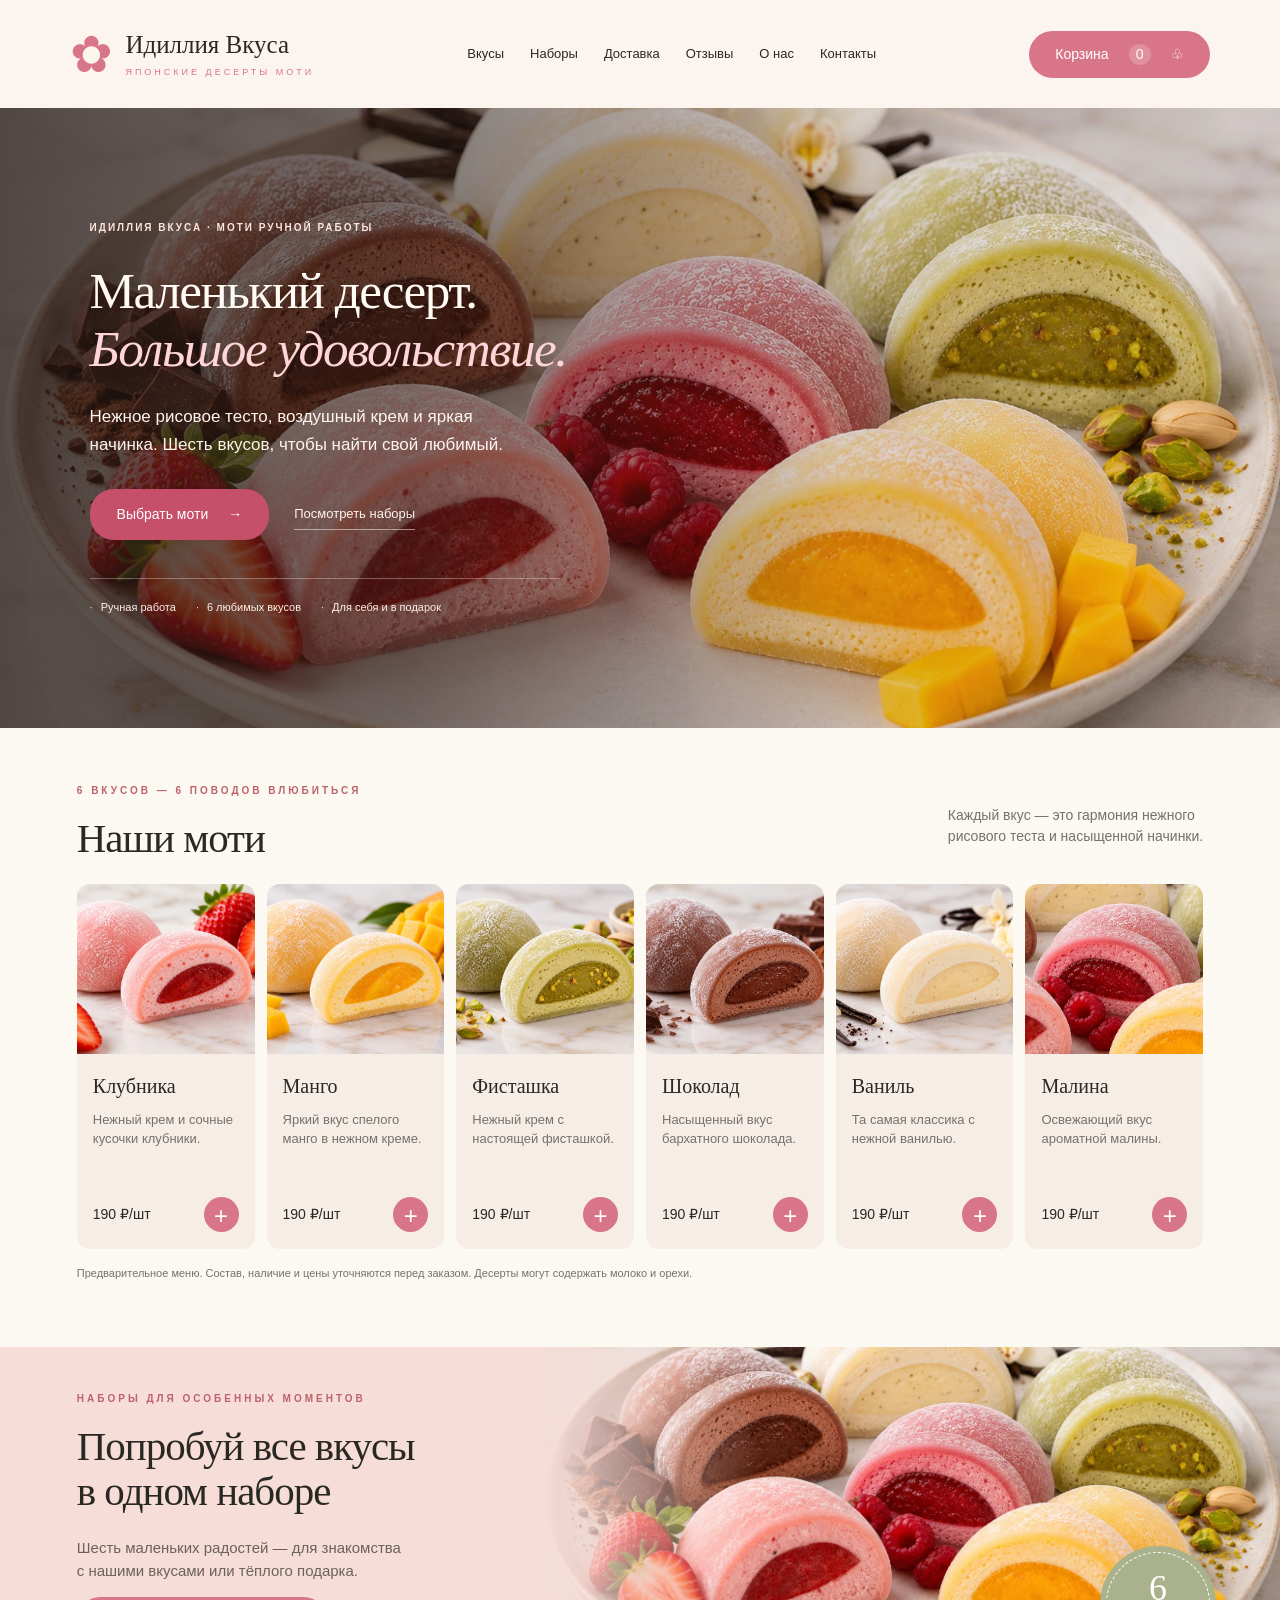
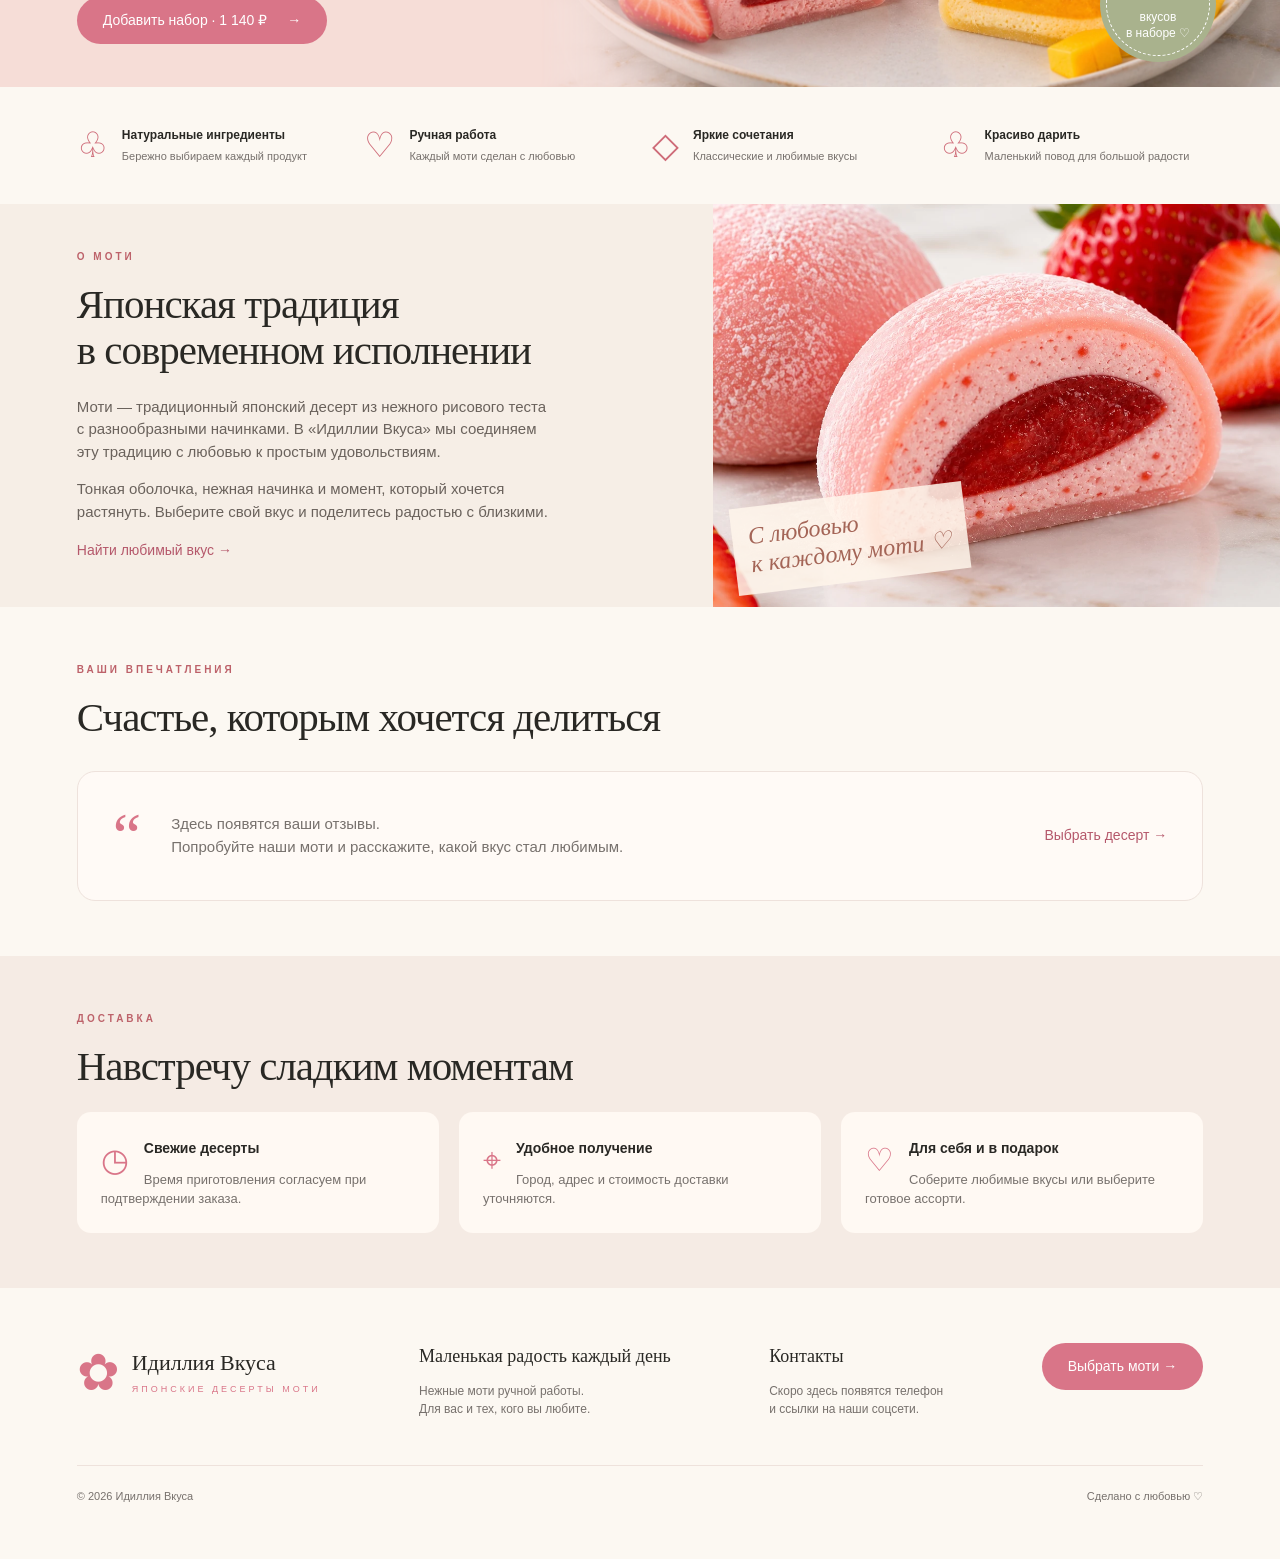
<file: index.html>
<!doctype html>
<html lang="ru"><head><meta charset="utf-8"><meta name="viewport" content="width=device-width,initial-scale=1"><meta name="description" content="Идиллия Вкуса — нежные японские десерты моти ручной работы. Выберите свой любимый вкус."><title>Идиллия Вкуса — японские десерты моти</title><link rel="stylesheet" href="style.css"><script src="app.js" defer></script></head>
<body><header class="header"><a class="brand" href="#" aria-label="Идиллия Вкуса — главная"><span class="flower">✿</span><span>Идиллия Вкуса<small>ЯПОНСКИЕ ДЕСЕРТЫ МОТИ</small></span></a><nav aria-label="Основная навигация"><a href="#flavors">Вкусы</a><a href="#sets">Наборы</a><a href="#delivery">Доставка</a><a href="#reviews">Отзывы</a><a href="#about">О нас</a><a href="#contacts">Контакты</a></nav><button class="button cart-open">Корзина <span id="count">0</span> ♧</button></header>
<main><section class="hero">
<div class="hero-inner">
<p class="eyebrow">ИДИЛЛИЯ ВКУСА · МОТИ РУЧНОЙ РАБОТЫ</p>
<h1>Маленький десерт.<br><em>Большое удовольствие.</em></h1>
<p class="intro">Нежное рисовое тесто, воздушный крем и яркая начинка. Шесть вкусов, чтобы найти свой любимый.</p>
<div class="hero-actions"><a class="button" href="#flavors">Выбрать моти <span aria-hidden="true">→</span></a><a class="text-link" href="#sets">Посмотреть наборы</a></div>
<div class="hero-details"><span>Ручная работа</span><span>6 любимых вкусов</span><span>Для себя и в подарок</span></div>
</div>
<figure class="hero-visual"><img src="assets/assorted.webp" alt="Ассорти моти: клубника, манго, фисташка, шоколад, ваниль и малина" width="1536" height="1024" fetchpriority="high"></figure>
</section>
<section class="section" id="flavors"><div class="section-head"><div><p class="eyebrow">6 ВКУСОВ — 6 ПОВОДОВ ВЛЮБИТЬСЯ</p><h2>Наши моти</h2></div><p>Каждый вкус — это гармония нежного<br>рисового теста и насыщенной начинки.</p></div><div class="products" id="products"></div><p class="note">Предварительное меню. Состав, наличие и цены уточняются перед заказом. Десерты могут содержать молоко и орехи.</p></section>
<section class="set-banner" id="sets"><div><p class="eyebrow">НАБОРЫ ДЛЯ ОСОБЕННЫХ МОМЕНТОВ</p><h2>Попробуй все вкусы<br>в одном наборе</h2><p>Шесть маленьких радостей — для знакомства<br>с нашими вкусами или тёплого подарка.</p><button class="button" data-add="6">Добавить набор · 1 140 ₽ <span>→</span></button></div><div class="set-photo" role="img" aria-label="Ассорти из шести вкусов моти"></div><span class="seal">6<small>вкусов<br>в наборе ♡</small></span></section>
<section class="benefits section"><div><b>♧</b><p><strong>Натуральные ингредиенты</strong><small>Бережно выбираем каждый продукт</small></p></div><div><b>♡</b><p><strong>Ручная работа</strong><small>Каждый моти сделан с любовью</small></p></div><div><b>◇</b><p><strong>Яркие сочетания</strong><small>Классические и любимые вкусы</small></p></div><div><b>♧</b><p><strong>Красиво дарить</strong><small>Маленький повод для большой радости</small></p></div></section>
<section class="about section" id="about"><div><p class="eyebrow">О МОТИ</p><h2>Японская традиция<br>в современном исполнении</h2><p>Моти — традиционный японский десерт из нежного рисового теста с разнообразными начинками. В «Идиллии Вкуса» мы соединяем эту традицию с любовью к простым удовольствиям.</p><p>Тонкая оболочка, нежная начинка и момент, который хочется растянуть. Выберите свой вкус и поделитесь радостью с близкими.</p><a class="text-link" href="#flavors">Найти любимый вкус →</a></div><div class="about-art"><span>С любовью<br>к каждому моти ♡</span></div></section>
<section class="section reviews" id="reviews"><p class="eyebrow">ВАШИ ВПЕЧАТЛЕНИЯ</p><h2>Счастье, которым хочется делиться</h2><div class="review-placeholder"><span>“</span><p>Здесь появятся ваши отзывы.<br>Попробуйте наши моти и расскажите, какой вкус стал любимым.</p><a class="text-link" href="#flavors">Выбрать десерт →</a></div></section>
<section class="delivery section" id="delivery"><p class="eyebrow">ДОСТАВКА</p><h2>Навстречу сладким моментам</h2><div class="delivery-grid"><div><span>◷</span><strong>Свежие десерты</strong><p>Время приготовления согласуем при подтверждении заказа.</p></div><div><span>⌖</span><strong>Удобное получение</strong><p>Город, адрес и стоимость доставки уточняются.</p></div><div><span>♡</span><strong>Для себя и в подарок</strong><p>Соберите любимые вкусы или выберите готовое ассорти.</p></div></div></section></main>
<footer class="section" id="contacts"><div class="footer-main"><a class="brand" href="#"><span class="flower">✿</span><span>Идиллия Вкуса<small>ЯПОНСКИЕ ДЕСЕРТЫ МОТИ</small></span></a><div><h3>Маленькая радость каждый день</h3><p>Нежные моти ручной работы.<br>Для вас и тех, кого вы любите.</p></div><div><h3>Контакты</h3><p>Скоро здесь появятся телефон<br>и ссылки на наши соцсети.</p></div><a class="button" href="#flavors">Выбрать моти →</a></div><div class="footer-bottom"><span>© <span id="year"></span> Идиллия Вкуса</span><span>Сделано с любовью ♡</span></div></footer>
<dialog id="cart"><div class="cart-head"><h2>Ваши маленькие радости</h2><button class="icon-button" id="close-cart" aria-label="Закрыть корзину">×</button></div><div id="cart-items"></div><div class="cart-total">Итого <strong id="total">0 ₽</strong></div><p class="note">Это предварительный список. Приём заказов появится после добавления контактов продавца. Оплата на сайте пока недоступна.</p><button class="button" id="copy-order">Скопировать список</button><p id="copy-status" role="status"></p></dialog><div id="toast" role="status" aria-live="polite"></div>
</body></html>
</file>
<file: style.css>
:root{--pink:#d97588;--ink:#292824;--muted:#77716d;--cream:#fcf8f2;--line:#eee2dc}*{box-sizing:border-box}html{scroll-behavior:smooth;scroll-padding-top:95px}body{margin:0;background:var(--cream);color:var(--ink);font:16px/1.5 Arial,sans-serif}a{color:inherit;text-decoration:none}button{font:inherit;cursor:pointer}button,a{-webkit-tap-highlight-color:transparent}button:focus-visible,a:focus-visible{outline:3px solid #975c39;outline-offset:5px}h1,h2,h3,p{margin-top:0}h1,h2,h3{font-family:Georgia,'Times New Roman',serif;font-weight:400}h1{font-size:clamp(42px,4.4vw,68px);line-height:1.07;letter-spacing:-2px;margin-bottom:22px}h2{font-size:clamp(32px,3.2vw,46px);line-height:1.12;margin-bottom:22px;letter-spacing:-1px}h3{font-size:22px}.header{height:108px;display:flex;align-items:center;justify-content:space-between;gap:25px;padding:0 5.5%;background:#fcf4ef}.brand{display:flex;align-items:center;gap:12px;white-space:nowrap;font:25px Georgia,serif}.brand small{display:block;font:9px Arial;letter-spacing:3px;margin-top:8px;color:var(--pink)}.flower{font-size:51px;color:var(--pink)}nav{display:flex;gap:26px;font-size:13px}nav a:hover,.text-link:hover{color:var(--pink)}.button{display:inline-flex;align-items:center;justify-content:center;gap:20px;background:var(--pink);border:0;border-radius:24px;color:white;padding:13px 26px;font-size:14px;transition:background .2s,transform .2s}.button:hover{background:#c65f74;transform:translateY(-2px)}#count{background:#ffffff32;border-radius:50%;min-width:22px;text-align:center}.hero{min-height:590px;background:url('assets/assorted.webp') center 54%/cover;position:relative}.hero-inner{padding:66px 5.5% 36px;position:relative;z-index:1;max-width:700px}.eyebrow{font-size:10px;letter-spacing:3px;color:#bd626a;font-weight:600;margin-bottom:18px}.intro{font-size:18px;line-height:1.4;margin-bottom:25px}.hero-benefits{display:flex;gap:30px;margin-top:44px}.hero-benefits>span{display:flex;align-items:center;gap:10px;font-size:32px}.hero-benefits small{font-size:10px;line-height:1.5}.handwritten{position:absolute;right:4%;top:25px;color:#a56253;transform:rotate(-9deg);font:italic 19px Georgia;text-align:center}.section{padding:55px 6%}.section-head{display:flex;justify-content:space-between;align-items:center;gap:24px}.section-head>p{font-size:14px;color:var(--muted)}.products{display:grid;grid-template-columns:repeat(6,1fr);gap:12px}.product{background:#f5ede6;border-radius:13px;overflow:hidden;display:flex;flex-direction:column;transition:transform .25s}.product:hover{transform:translateY(-5px)}.product-image{height:170px;background-image:url('assets/assorted.webp');background-size:620px 413px;background-repeat:no-repeat}.product-body{padding:17px 16px;display:flex;flex:1;flex-direction:column}.product h3{font-size:20px;margin-bottom:9px}.product p{font-size:13px;color:var(--muted);line-height:1.5;flex:1;min-height:60px}.price-row{display:flex;justify-content:space-between;align-items:center;gap:8px;margin-top:14px}.price-row strong{font-size:14px;font-weight:500}.add{border:0;width:35px;height:35px;border-radius:50%;background:var(--pink);color:white;font-size:24px}.add:hover{background:#bb5d70}.note{font-size:11px;color:var(--muted);margin-top:16px}.set-banner{background:#f6ddd7;min-height:340px;position:relative;overflow:hidden;display:flex;align-items:center;padding:40px 6%}.set-banner>div:first-child{z-index:1;position:relative}.set-banner p:not(.eyebrow){color:#6c625b;font-size:15px}.set-photo{position:absolute;inset:0 0 0 42%;background:url('assets/assorted.webp') 85% 65%/cover;mask-image:linear-gradient(to right,transparent,black 30%)}.seal{position:absolute;right:5%;bottom:25px;width:116px;height:116px;border-radius:50%;background:#a9b28d;color:white;display:flex;flex-direction:column;align-items:center;justify-content:center;font:36px Georgia;outline:1px dashed white;outline-offset:-7px}.seal small{font:12px/1.4 Arial;text-align:center}.benefits{display:grid;grid-template-columns:repeat(4,1fr);gap:24px;padding-top:32px;padding-bottom:32px}.benefits>div{display:flex;align-items:center;gap:14px}.benefits b{font-size:35px;color:#ce6b78;font-weight:400}.benefits p{margin:0}.benefits strong{font-size:12px;display:block}.benefits small{display:block;font-size:11px;color:var(--muted);margin-top:4px}.about{display:grid;grid-template-columns:1fr 1fr;gap:70px;background:#f6eee6;padding-right:0;padding-top:0;padding-bottom:0}.about>div:first-child{padding:45px 0}.about p:not(.eyebrow){color:#6a625c;max-width:480px;font-size:15px}.about-art{background:url('assets/assorted.webp') 80% 60%/auto 130%;min-height:390px;position:relative}.about-art span{position:absolute;bottom:25px;left:20px;padding:16px;background:#fff6ebd9;font:italic 24px Georgia;color:#a46557;transform:rotate(-7deg)}.text-link{color:#b5586b;font-size:14px}.reviews h2{margin-bottom:30px}.review-placeholder{border:1px solid var(--line);border-radius:18px;display:flex;align-items:center;gap:30px;padding:27px 35px;background:#fffaf6}.review-placeholder>span{font:64px Georgia;color:var(--pink)}.review-placeholder p{margin:0;flex:1;color:var(--muted);font-size:15px}.delivery{background:#f5ebe4}.delivery-grid{display:grid;grid-template-columns:repeat(3,1fr);gap:20px}.delivery-grid>div{background:#fff9f3;padding:24px;border-radius:14px}.delivery-grid span{color:var(--pink);font-size:32px;float:left;margin-right:15px}.delivery-grid strong{font-size:14px}.delivery-grid p{font-size:13px;color:var(--muted);margin:10px 0 0}.footer-main{display:flex;justify-content:space-between;align-items:start;gap:28px}.footer-main h3{font-size:18px;margin-bottom:12px}.footer-main p{color:var(--muted);font-size:12px}.footer-main .brand{font-size:22px}.footer-bottom{display:flex;justify-content:space-between;border-top:1px solid var(--line);padding-top:22px;margin-top:35px;color:var(--muted);font-size:11px}dialog{border:0;border-radius:20px;padding:30px;max-width:600px;width:calc(100% - 32px);max-height:85vh;background:var(--cream);color:var(--ink)}dialog::backdrop{background:#32231d80;backdrop-filter:blur(4px)}.cart-head{display:flex;align-items:start;gap:16px;justify-content:space-between}.cart-head h2{font-size:30px}.icon-button{background:transparent;border:0;font-size:28px}.cart-item{display:flex;align-items:center;justify-content:space-between;gap:12px;border-bottom:1px solid var(--line);padding:15px 0}.quantity{display:flex;align-items:center;gap:14px;white-space:nowrap}.quantity button{border:1px solid var(--line);border-radius:50%;width:30px;height:30px;background:white}.cart-total{display:flex;justify-content:space-between;padding:22px 0;font-size:20px}#copy-status{font-size:13px;color:#747d55;margin:12px 0 0}#toast{position:fixed;bottom:25px;left:50%;transform:translate(-50%,20px);background:#393c30;color:white;border-radius:40px;padding:13px 24px;opacity:0;transition:.2s;z-index:10;pointer-events:none;white-space:nowrap;font-size:13px}#toast.visible{opacity:1;transform:translate(-50%,0)}
@media(min-width:1500px){body{max-width:1600px;margin:auto}.hero{min-height:650px}}@media(max-width:1100px){nav{gap:15px}.header{padding:0 4%}.brand{font-size:21px}.header .button{padding:12px 18px}.products{grid-template-columns:repeat(3,1fr);gap:18px}.product-image{height:210px;background-size:760px 507px}.hero{background-position:60% center}.hero-inner{background:linear-gradient(90deg,#fcf1e8ee,#fcf1e8a0,transparent);max-width:620px}.footer-main{flex-wrap:wrap}.benefits{gap:15px}.about{gap:35px}}@media(max-width:760px){.header{height:auto;min-height:90px;flex-wrap:wrap;padding:16px 5%;gap:14px}.brand{font-size:21px}.flower{font-size:38px}.brand small{font-size:7px;letter-spacing:2px}.header nav{order:3;overflow:auto;width:100%;padding:9px 0 2px;justify-content:space-between;gap:20px;font-size:12px}.header .button{font-size:12px;padding:9px 14px}.hero{min-height:730px;background-size:auto 520px;background-repeat:no-repeat;background-position:66% bottom;background-color:#fceee7}.hero-inner{padding:30px 6% 20px;max-width:none;background:linear-gradient(#fcf1e8 70%,transparent)}h1{font-size:43px;letter-spacing:-1.3px}.hero .eyebrow{font-size:8px;letter-spacing:2px}.intro{font-size:15px;max-width:330px}.desktop{display:none}.hero-benefits{margin-top:24px;gap:22px}.hero-benefits>span{font-size:25px}.hero-benefits small{font-size:9px}.handwritten{display:none}.section{padding:36px 5%}.section-head{display:block}.section-head>p{font-size:13px}.products{grid-template-columns:repeat(2,1fr);gap:12px}.product-image{height:155px;background-size:580px 387px}.product-body{padding:13px}.product h3{font-size:19px}.product p{font-size:12px;min-height:54px}.price-row strong{font-size:13px}.set-banner{padding:30px 6% 230px;min-height:500px;align-items:start}.set-banner h2{font-size:33px}.set-photo{inset:230px 0 0;mask-image:linear-gradient(transparent,black 20%);background-position:70% 70%}.seal{width:90px;height:90px;font-size:28px;right:6%;bottom:15px}.seal small{font-size:10px}.benefits{grid-template-columns:1fr 1fr;gap:25px 15px}.benefits strong{font-size:11px}.benefits small{font-size:10px}.about{display:block;padding:0}.about>div:first-child{padding:35px 6% 20px}.about-art{min-height:260px;background-size:cover;background-position:80% 70%}.review-placeholder{padding:20px;gap:15px;flex-wrap:wrap}.review-placeholder p{font-size:13px;min-width:200px}.review-placeholder .text-link{margin-left:36px}.delivery-grid{grid-template-columns:1fr;gap:12px}.delivery-grid>div{padding:20px}.footer-main{display:grid;grid-template-columns:1fr}.footer-main .button{justify-self:start}.footer-bottom{gap:20px;font-size:10px}.cart-item{font-size:13px}dialog{padding:22px}.cart-head h2{font-size:25px}}
@media(prefers-reduced-motion:reduce){html{scroll-behavior:auto}*,*::before,*::after{transition:none!important}}

/* Individual product photographs supplied by the owner. */
.product-image{background:none;overflow:hidden}
.product-image img{display:block;width:100%;height:100%;object-fit:cover;object-position:61% 50%}
.product-image.raspberry-photo img{transform:scale(2.3);transform-origin:54% 47%}
.hero-inner{background:linear-gradient(90deg,#fcf1e8fa 45%,#fcf1e8db 75%,transparent)}
.hero .handwritten{background:#fcf1e8e8;border-radius:16px;padding:12px}
.about-art{background-image:url('assets/strawberry.webp')}
@media(max-width:760px){.hero-inner{background:linear-gradient(#fcf1e8 78%,#fcf1e8dd 90%,transparent)}.product-image img{object-position:61% 50%}}

/* Full-bleed photograph with text layered above it. */
.hero{display:flex;align-items:center;isolation:isolate;overflow:hidden;position:relative;min-height:620px;padding:72px 7%;background:#514039;border:0;color:#fffaf4}
.hero-visual{position:absolute;inset:0;margin:0;z-index:-2}
.hero-visual img{display:block;width:100%;height:100%;object-fit:cover;object-position:center 52%;border-radius:0}
.hero::before{content:'';position:absolute;inset:0;z-index:-1;background:linear-gradient(90deg,rgba(35,24,20,.77) 0%,rgba(35,24,20,.59) 32%,rgba(35,24,20,.16) 66%,rgba(35,24,20,.03) 100%)}
.hero-inner{padding:0;max-width:620px;min-width:0;background:none;position:relative}
.hero .eyebrow{font-size:10px;letter-spacing:2px;margin-bottom:27px;color:#ffe5dc}
.hero h1{font-size:clamp(38px,4vw,60px);line-height:1.13;letter-spacing:-1.5px;margin-bottom:25px;color:#fffaf4;text-shadow:0 2px 16px #291a1630}
.hero h1 em{font-weight:400;color:#ffd5d9}
.hero .intro{font-size:17px;line-height:1.65;color:#fff5ed;max-width:420px;margin-bottom:30px}
.hero-actions{display:flex;align-items:center;gap:25px;flex-wrap:wrap}
.hero-actions .button{padding:15px 27px;background:#c64f6a}
.hero-actions .button:hover{background:#b83e59}
.hero-actions .text-link{font-size:13px;color:#fff5ed;border-bottom:1px solid #ffffff80;padding:5px 0}
.hero-details{display:flex;flex-wrap:wrap;gap:10px 20px;margin-top:38px;padding-top:20px;border-top:1px solid #ffffff50;font-size:11px;color:#fff0e7;max-width:470px}
.hero-details span::before{content:'·';color:#ffd5d9;margin-right:8px}
@media(min-width:1500px){.hero{min-height:680px}}
@media(max-width:1100px){.hero{padding:60px 6%;min-height:580px}.hero-inner{max-width:560px}.hero h1{font-size:46px}}
@media(max-width:760px){.hero{padding:46px 6%;min-height:610px;align-items:center}.hero-inner{padding:0;max-width:100%}.hero-visual img{object-position:57% center}.hero::before{background:linear-gradient(90deg,#231814b8,#23181455),linear-gradient(0deg,#23181445,transparent)}.hero .eyebrow{font-size:8px;letter-spacing:1.5px;margin-bottom:22px}.hero h1{font-size:clamp(34px,8.7vw,48px);letter-spacing:-1px;margin-bottom:22px}.hero .intro{font-size:15px;max-width:400px;margin-bottom:25px}.hero-actions{gap:18px}.hero-actions .button{padding:13px 22px}.hero-details{margin-top:30px;padding-top:18px;font-size:10px;gap:10px 14px}}
@media(min-width:761px) and (max-width:1000px){.header{height:auto;min-height:100px;flex-wrap:wrap;padding:18px 5%;gap:18px}.header nav{order:3;width:100%;justify-content:space-between}.hero h1{font-size:34px}}
@media(max-width:360px){.header{gap:12px}.header .brand{font-size:18px;gap:7px}.header .brand small{font-size:6px}.header .flower{font-size:30px}.header .button{padding:9px 11px;gap:9px}.hero-actions{gap:14px}.hero-actions .text-link{font-size:12px}}
</file>
